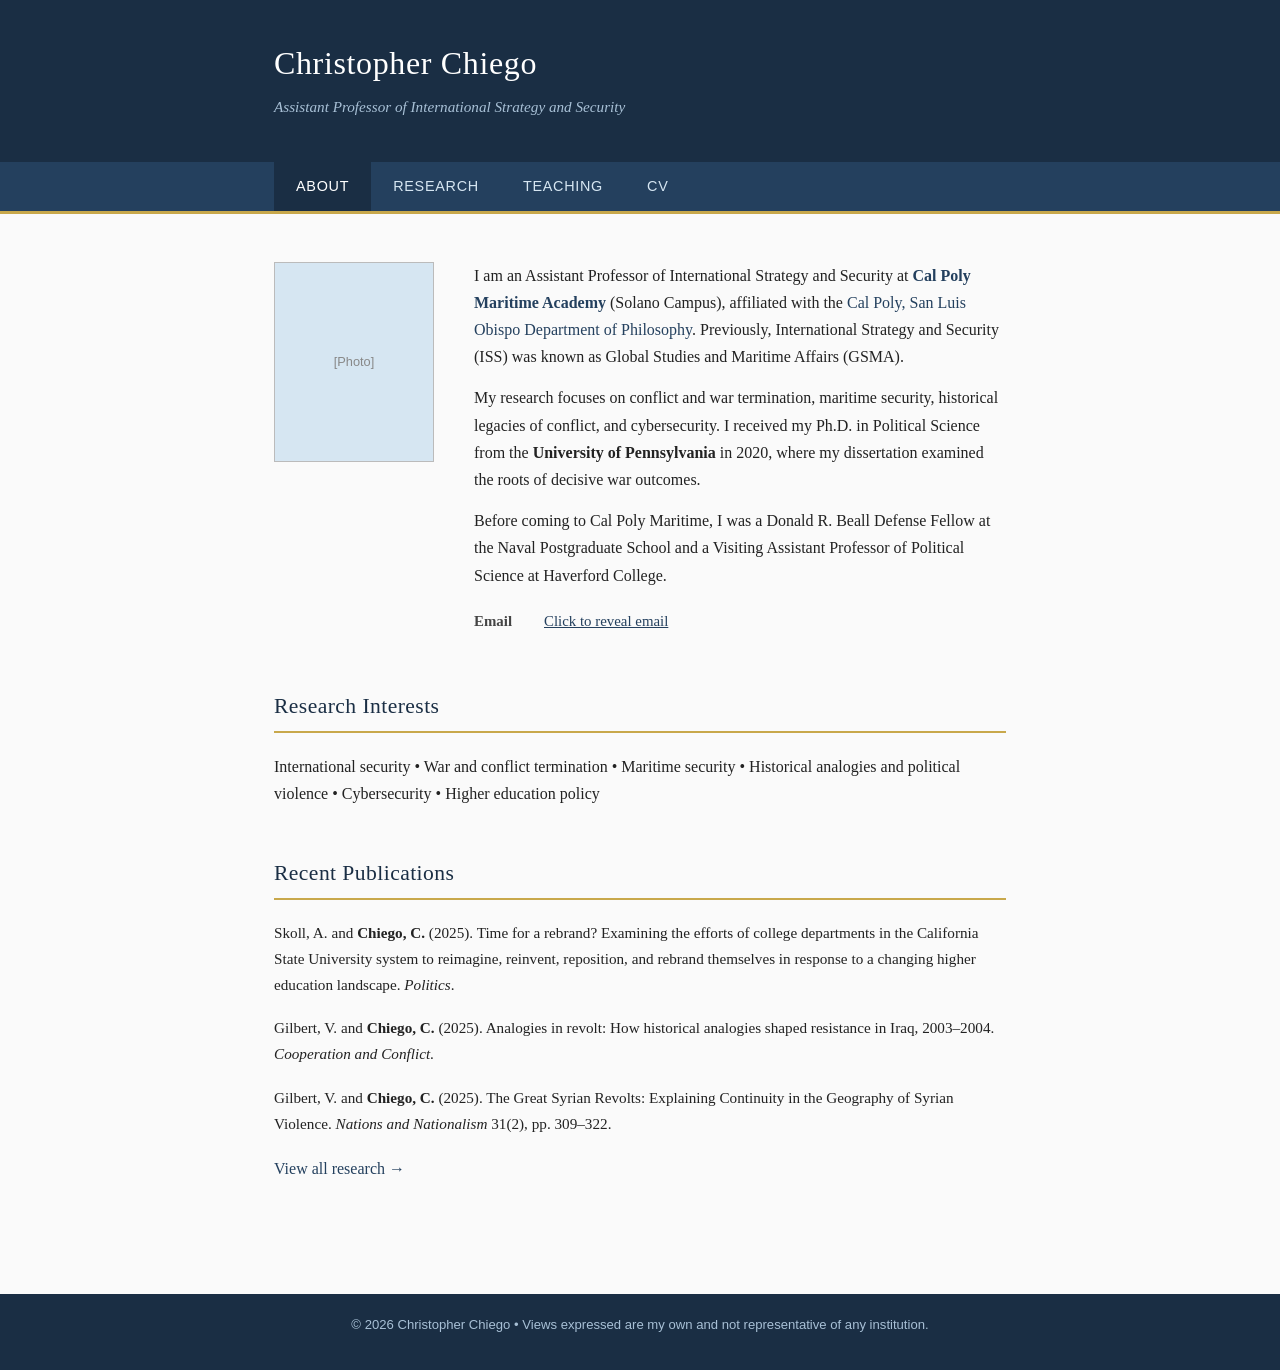
<file: index.html>
<!DOCTYPE html>
<html lang="en">
<head>
  <meta charset="utf-8">
  <meta name="viewport" content="width=device-width, initial-scale=1">
  <title>Christopher Chiego</title>
  <link rel="stylesheet" href="style.css">
</head>
<body>

  <header>
    <div class="container">
      <h1>Christopher Chiego</h1>
      <p class="title">Assistant Professor of International Strategy and Security</p>
    </div>
  </header>

  <nav>
    <div class="container">
      <ul>
        <li><a href="index.html" class="active">About</a></li>
        <li><a href="research.html">Research</a></li>
        <li><a href="teaching.html">Teaching</a></li>
        <li><a href="cv.html">CV</a></li>
      </ul>
    </div>
  </nav>

  <main>
    <div class="container">

      <section>
        <div class="about-grid">
          <div class="about-photo">[Photo]</div>
          <div class="about-text">
            <p>I am an Assistant Professor of International Strategy and Security at <a href="https://maritime-archive.calpoly.edu/global-studies/"><strong>Cal Poly Maritime Academy</strong></a> (Solano Campus), affiliated with the <a href="https://philosophy.calpoly.edu/">Cal Poly, San Luis Obispo Department of Philosophy</a>. Previously, International Strategy and Security (ISS) was known as Global Studies and Maritime Affairs (GSMA).</p>

            <p>My research focuses on conflict and war termination, maritime security, historical legacies of conflict, and cybersecurity. I received my Ph.D. in Political Science from the <strong>University of Pennsylvania</strong> in 2020, where my dissertation examined the roots of decisive war outcomes.</p>

            <p>Before coming to Cal Poly Maritime, I was a Donald R. Beall Defense Fellow at the Naval Postgraduate School and a Visiting Assistant Professor of Political Science at Haverford College.</p>

            <dl class="contact-info">
              <dt>Email</dt>
              <dd><span id="email-reveal" style="cursor:pointer; color:#24405e; text-decoration:underline;" onclick="this.outerHTML='<a href=\'mailto:cchiego@csum.edu\'>cchiego@csum.edu</a>'">Click to reveal email</span></dd>
            </dl>
          </div>
        </div>
      </section>

      <section>
        <h2>Research Interests</h2>
        <p>International security &bull; War and conflict termination &bull; Maritime security &bull; Historical analogies and political violence &bull; Cybersecurity &bull; Higher education policy</p>
      </section>

      <section>
        <h2>Recent Publications</h2>
        <ul class="pub-list">
          <li>
            <p>Skoll, A. and <strong>Chiego, C.</strong> (2025). Time for a rebrand? Examining the efforts of college departments in the California State University system to reimagine, reinvent, reposition, and rebrand themselves in response to a changing higher education landscape. <em class="journal">Politics</em>.</p>
          </li>
          <li>
            <p>Gilbert, V. and <strong>Chiego, C.</strong> (2025). Analogies in revolt: How historical analogies shaped resistance in Iraq, 2003&ndash;2004. <em class="journal">Cooperation and Conflict</em>.</p>
          </li>
          <li>
            <p>Gilbert, V. and <strong>Chiego, C.</strong> (2025). The Great Syrian Revolts: Explaining Continuity in the Geography of Syrian Violence. <em class="journal">Nations and Nationalism</em> 31(2), pp. 309&ndash;322.</p>
          </li>
        </ul>
        <p><a href="research.html">View all research &rarr;</a></p>
      </section>

    </div>
  </main>

  <footer>
    <p>&copy; 2026 Christopher Chiego &bull; Views expressed are my own and not representative of any institution.</p>
  </footer>

</body>
</html>
</file>
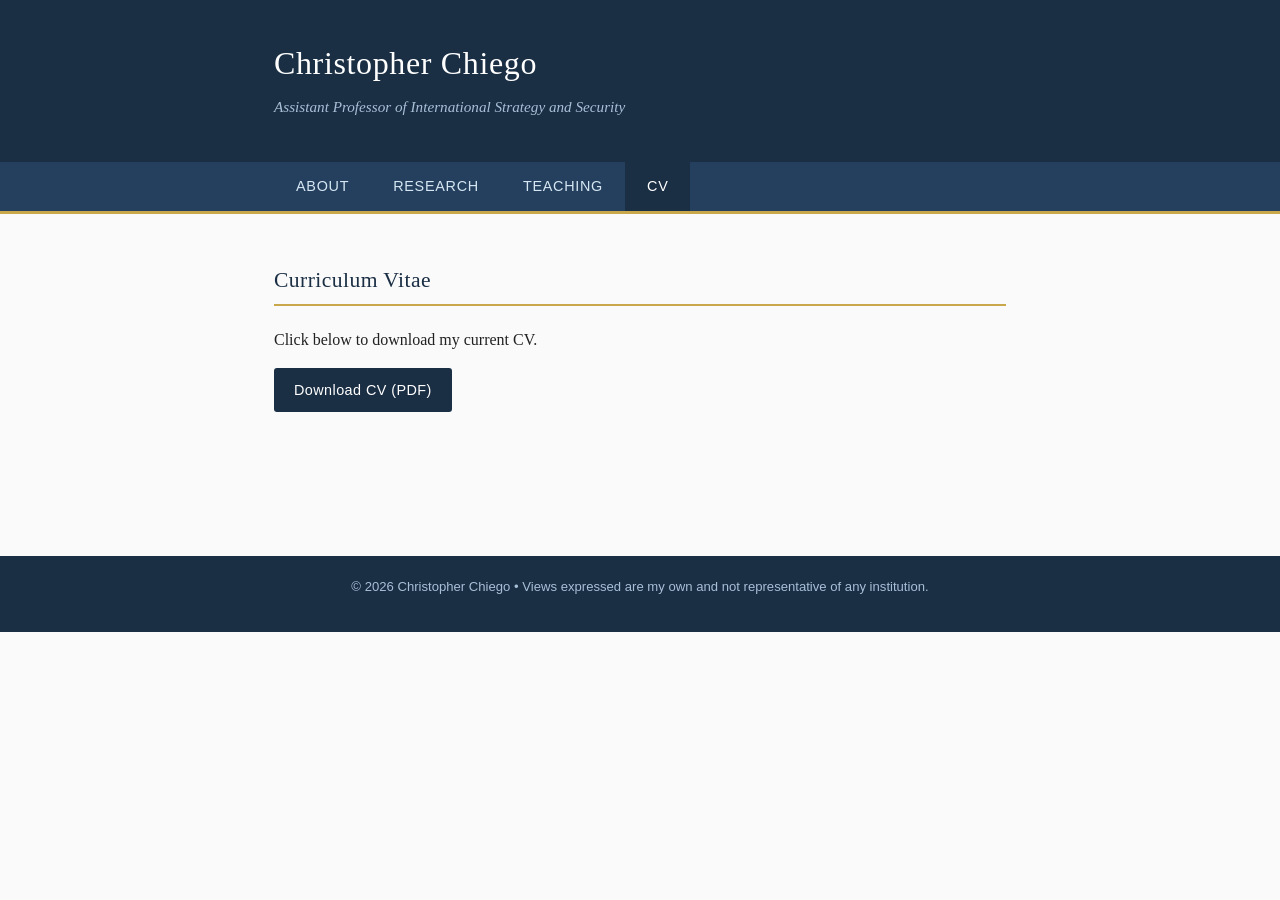
<file: cv.html>
<!DOCTYPE html>
<html lang="en">
<head>
  <meta charset="utf-8">
  <meta name="viewport" content="width=device-width, initial-scale=1">
  <title>CV &mdash; Christopher Chiego</title>
  <link rel="stylesheet" href="style.css">
</head>
<body>

  <header>
    <div class="container">
      <h1>Christopher Chiego</h1>
      <p class="title">Assistant Professor of International Strategy and Security</p>
    </div>
  </header>

  <nav>
    <div class="container">
      <ul>
        <li><a href="index.html">About</a></li>
        <li><a href="research.html">Research</a></li>
        <li><a href="teaching.html">Teaching</a></li>
        <li><a href="cv.html" class="active">CV</a></li>
      </ul>
    </div>
  </nav>

  <main>
    <div class="container">
      <section>
        <h2>Curriculum Vitae</h2>
        <p>Click below to download my current CV.</p>
        <a href="assets/chiegoCV_feb26.pdf" class="cv-download" target="_blank">Download CV (PDF)</a>
      </section>
    </div>
  </main>

  <footer>
    <p>&copy; 2026 Christopher Chiego &bull; Views expressed are my own and not representative of any institution.</p>
  </footer>

</body>
</html>
</file>
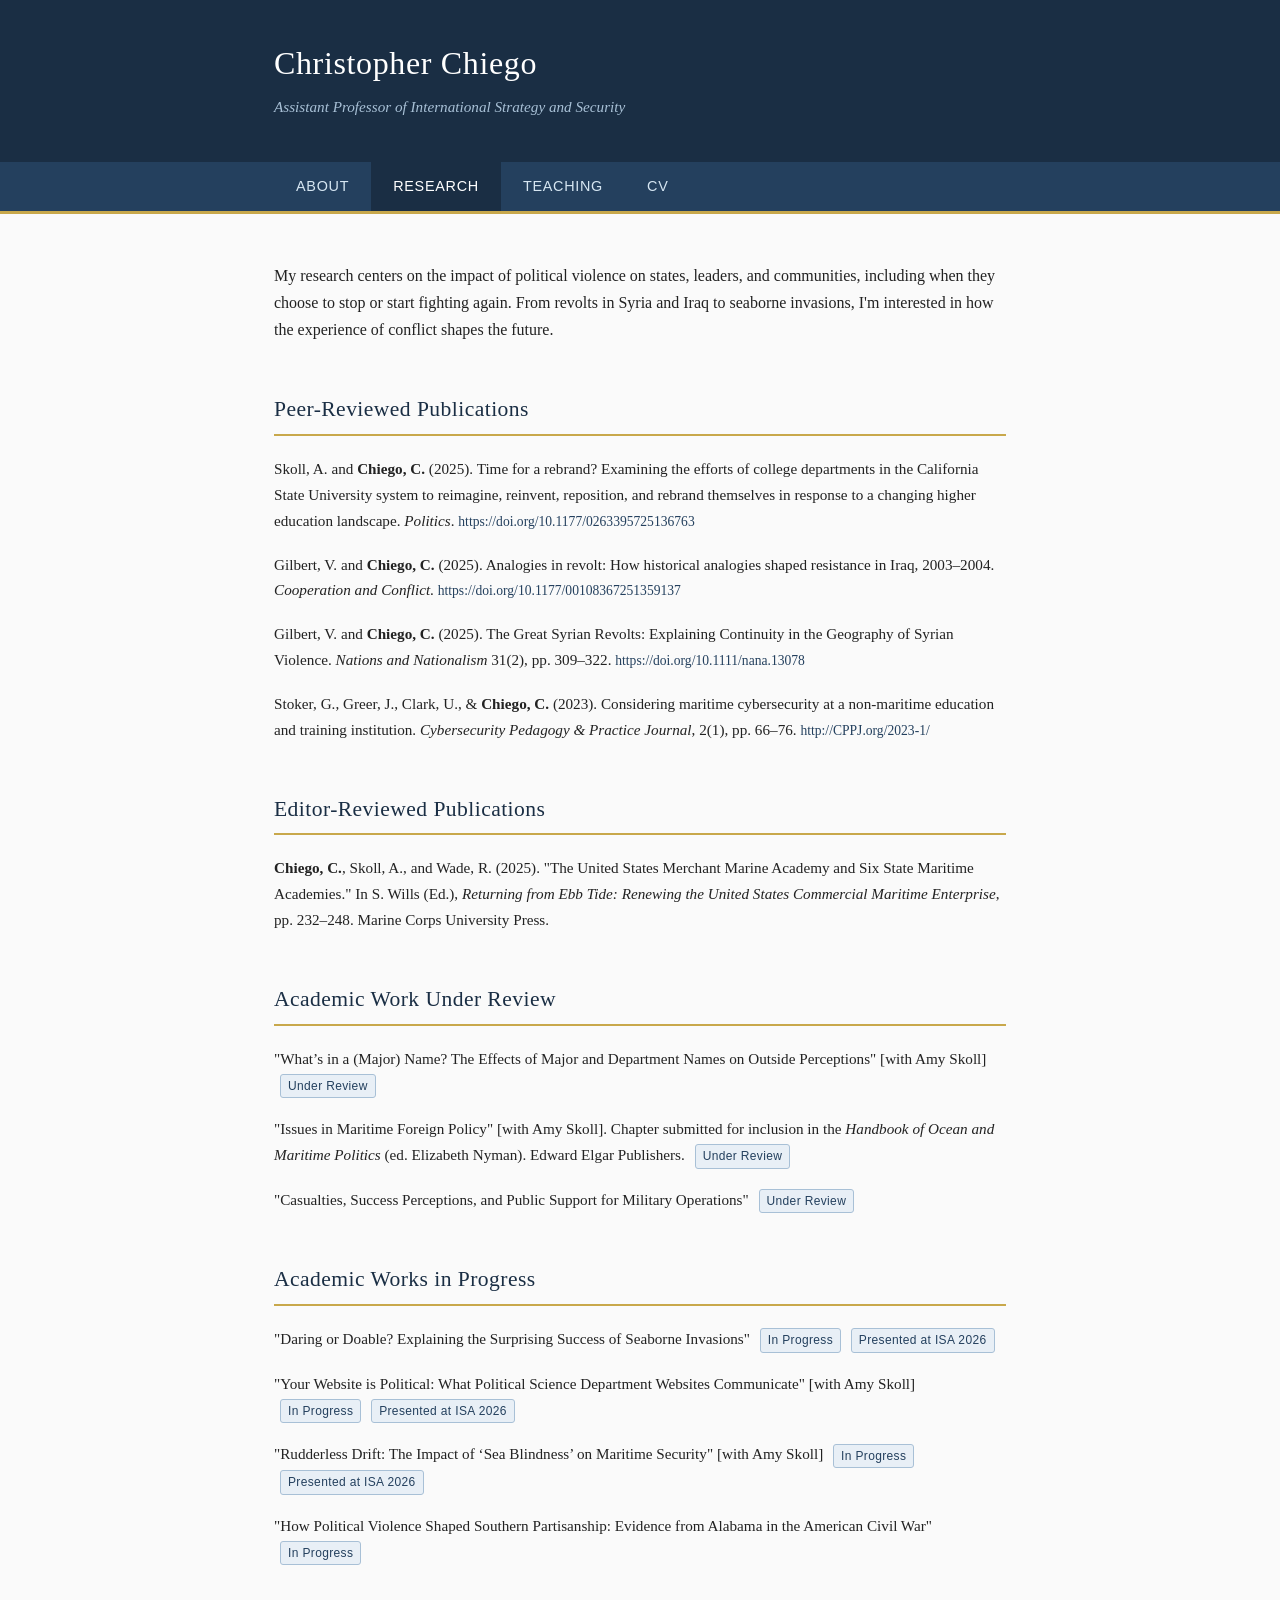
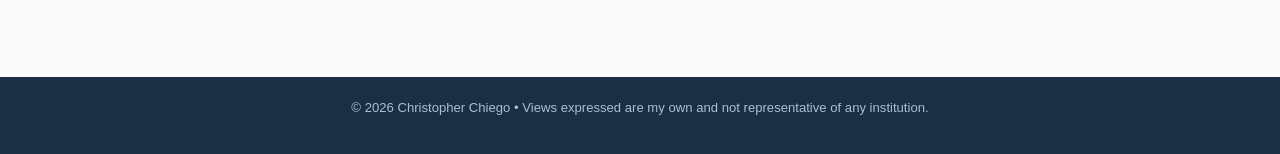
<file: research.html>
<!DOCTYPE html>
<html lang="en">
<head>
  <meta charset="utf-8">
  <meta name="viewport" content="width=device-width, initial-scale=1">
  <title>Research &mdash; Christopher Chiego</title>
  <link rel="stylesheet" href="style.css">
</head>
<body>

  <header>
    <div class="container">
      <h1>Christopher Chiego</h1>
      <p class="title">Assistant Professor of International Strategy and Security</p>
    </div>
  </header>

  <nav>
    <div class="container">
      <ul>
        <li><a href="index.html">About</a></li>
        <li><a href="research.html" class="active">Research</a></li>
        <li><a href="teaching.html">Teaching</a></li>
        <li><a href="cv.html">CV</a></li>
      </ul>
    </div>
  </nav>

  <main>
    <div class="container">

      <section>
        <p>My research centers on the impact of political violence on states, leaders, and communities, including when they choose to stop or start fighting again. From revolts in Syria and Iraq to seaborne invasions, I'm interested in how the experience of conflict shapes the future.</p>
      </section>

      <section>
        <h2>Peer-Reviewed Publications</h2>
        <ul class="pub-list">
          <li>
            <p>Skoll, A. and <strong>Chiego, C.</strong> (2025). Time for a rebrand? Examining the efforts of college departments in the California State University system to reimagine, reinvent, reposition, and rebrand themselves in response to a changing higher education landscape. <em class="journal">Politics</em>. <span class="pub-doi"><a href="https://doi.org/10.1177/0263395725136763">https://doi.org/10.1177/0263395725136763</a></span></p>
          </li>
          <li>
            <p>Gilbert, V. and <strong>Chiego, C.</strong> (2025). Analogies in revolt: How historical analogies shaped resistance in Iraq, 2003&ndash;2004. <em class="journal">Cooperation and Conflict</em>. <span class="pub-doi"><a href="https://doi.org/10.1177/00108367251359137">https://doi.org/10.1177/00108367251359137</a></span></p>
          </li>
          <li>
            <p>Gilbert, V. and <strong>Chiego, C.</strong> (2025). The Great Syrian Revolts: Explaining Continuity in the Geography of Syrian Violence. <em class="journal">Nations and Nationalism</em> 31(2), pp. 309&ndash;322. <span class="pub-doi"><a href="https://doi.org/10.1111/nana.13078">https://doi.org/10.1111/nana.13078</a></span></p>
          </li>
          <li>
            <p>Stoker, G., Greer, J., Clark, U., &amp; <strong>Chiego, C.</strong> (2023). Considering maritime cybersecurity at a non-maritime education and training institution. <em class="journal">Cybersecurity Pedagogy &amp; Practice Journal</em>, 2(1), pp. 66&ndash;76. <span class="pub-doi"><a href="http://CPPJ.org/2023-1/">http://CPPJ.org/2023-1/</a></span></p>
          </li>
        </ul>
      </section>

      <section>
        <h2>Editor-Reviewed Publications</h2>
        <ul class="pub-list">
          <li>
            <p><strong>Chiego, C.</strong>, Skoll, A., and Wade, R. (2025). "The United States Merchant Marine Academy and Six State Maritime Academies." In S. Wills (Ed.), <em class="journal">Returning from Ebb Tide: Renewing the United States Commercial Maritime Enterprise</em>, pp. 232&ndash;248. Marine Corps University Press.</p>
          </li>
        </ul>
      </section>

      <section>
        <h2>Academic Work Under Review</h2>
        <ul class="pub-list">
          <li>
            <p>"What&rsquo;s in a (Major) Name? The Effects of Major and Department Names on Outside Perceptions" [with Amy Skoll] <span class="status-tag">Under Review</span></p>
          </li>
          <li>
            <p>"Issues in Maritime Foreign Policy" [with Amy Skoll]. Chapter submitted for inclusion in the <em class="journal">Handbook of Ocean and Maritime Politics</em> (ed. Elizabeth Nyman). Edward Elgar Publishers. <span class="status-tag">Under Review</span></p>
          </li>
          <li>
            <p>"Casualties, Success Perceptions, and Public Support for Military Operations" <span class="status-tag">Under Review</span></p>
          </li>
        </ul>
      </section>

      <section>
        <h2>Academic Works in Progress</h2>
        <ul class="pub-list">
          <li>
            <p>"Daring or Doable? Explaining the Surprising Success of Seaborne Invasions" <span class="status-tag">In Progress</span> <span class="status-tag">Presented at ISA 2026</span></p>
          </li>
          <li>
            <p>"Your Website is Political: What Political Science Department Websites Communicate" [with Amy Skoll] <span class="status-tag">In Progress</span> <span class="status-tag">Presented at ISA 2026</span></p>
          </li>
          <li>
            <p>"Rudderless Drift: The Impact of &lsquo;Sea Blindness&rsquo; on Maritime Security" [with Amy Skoll] <span class="status-tag">In Progress</span> <span class="status-tag">Presented at ISA 2026</span></p>
          </li>
          <li>
            <p>"How Political Violence Shaped Southern Partisanship: Evidence from Alabama in the American Civil War" <span class="status-tag">In Progress</span></p>
          </li>
        </ul>
      </section>


    </div>
  </main>

  <footer>
    <p>&copy; 2026 Christopher Chiego &bull; Views expressed are my own and not representative of any institution.</p>
  </footer>

</body>
</html>
</file>
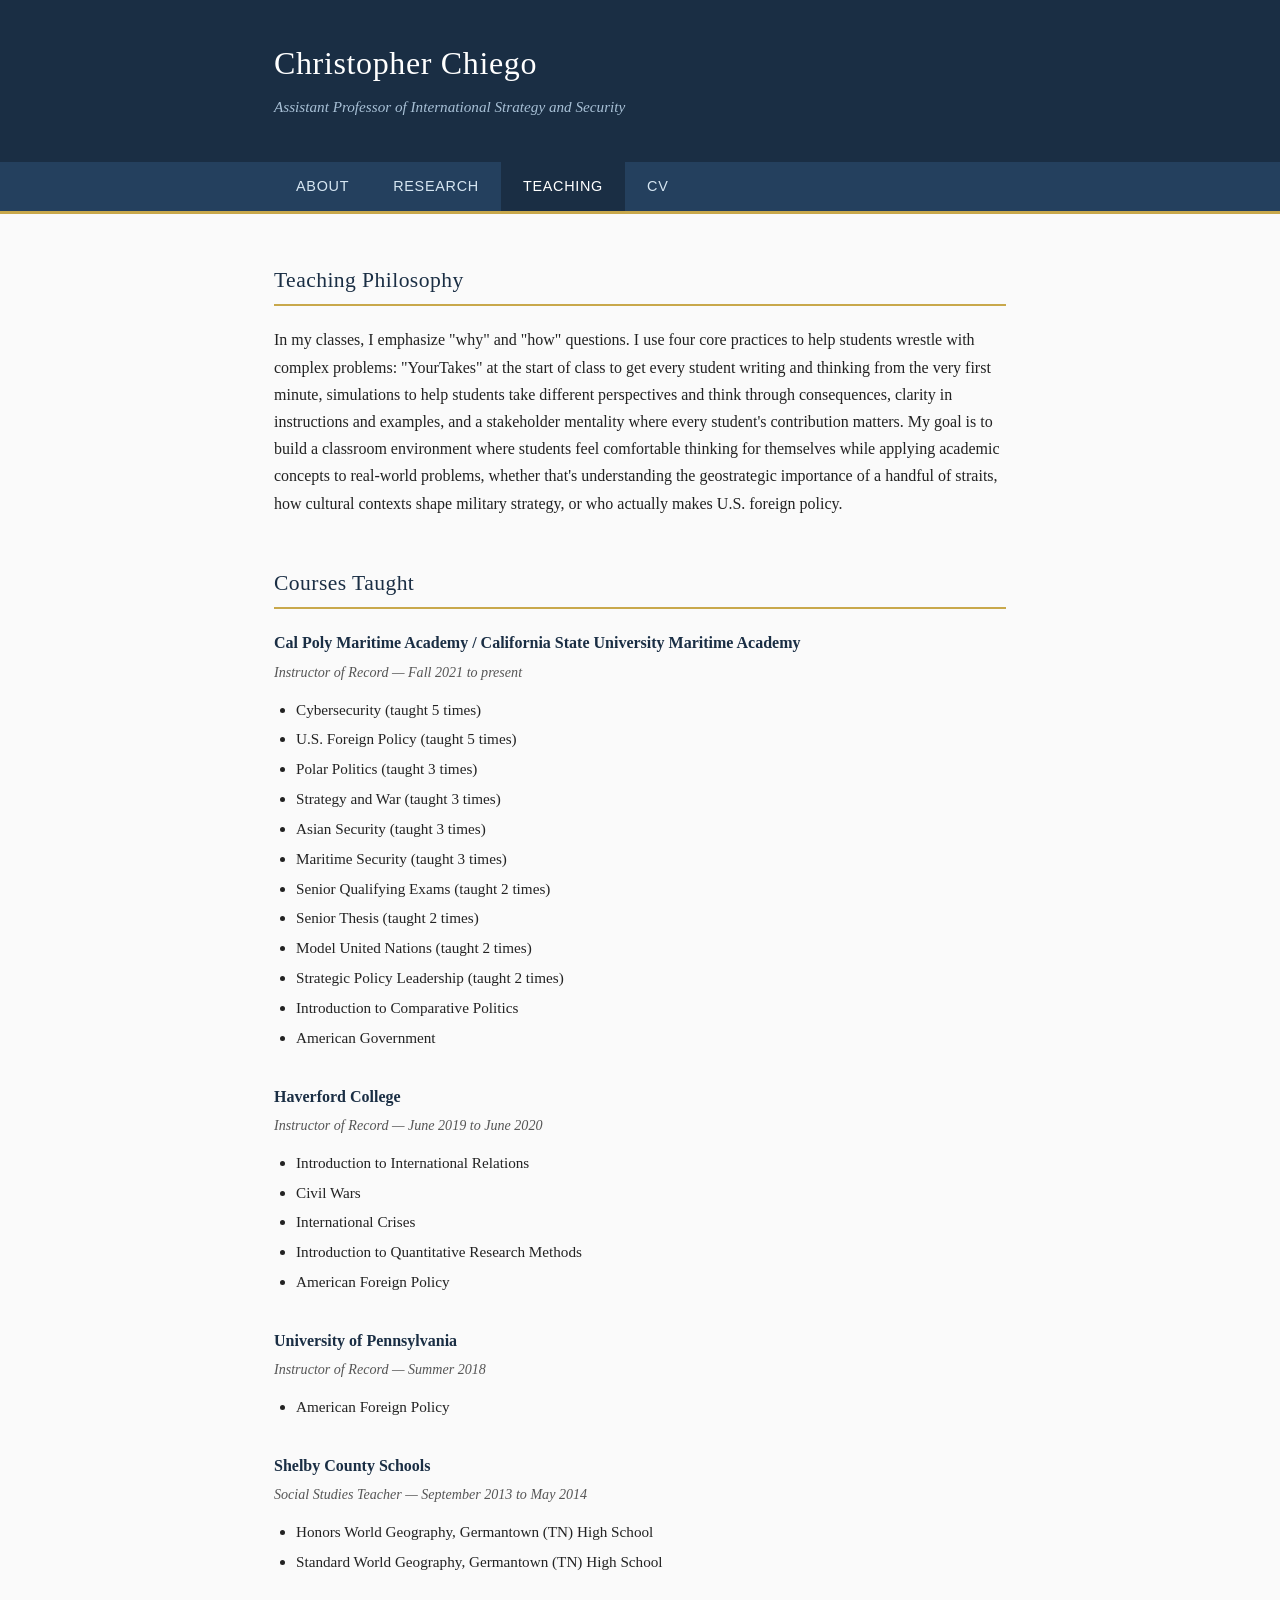
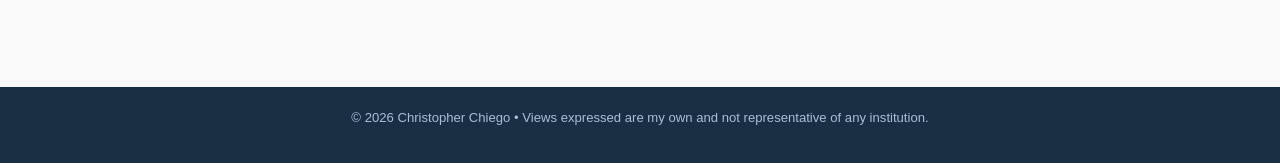
<file: teaching.html>
<!DOCTYPE html>
<html lang="en">
<head>
  <meta charset="utf-8">
  <meta name="viewport" content="width=device-width, initial-scale=1">
  <title>Teaching &mdash; Christopher Chiego</title>
  <link rel="stylesheet" href="style.css">
</head>
<body>

  <header>
    <div class="container">
      <h1>Christopher Chiego</h1>
      <p class="title">Assistant Professor of International Strategy and Security</p>
    </div>
  </header>

  <nav>
    <div class="container">
      <ul>
        <li><a href="index.html">About</a></li>
        <li><a href="research.html">Research</a></li>
        <li><a href="teaching.html" class="active">Teaching</a></li>
        <li><a href="cv.html">CV</a></li>
      </ul>
    </div>
  </nav>

  <main>
    <div class="container">

      <section>
        <h2>Teaching Philosophy</h2>
        <p>In my classes, I emphasize "why" and "how" questions. I use four core practices to help students wrestle with complex problems: "YourTakes" at the start of class to get every student writing and thinking from the very first minute, simulations to help students take different perspectives and think through consequences, clarity in instructions and examples, and a stakeholder mentality where every student's contribution matters. My goal is to build a classroom environment where students feel comfortable thinking for themselves while applying academic concepts to real-world problems, whether that's understanding the geostrategic importance of a handful of straits, how cultural contexts shape military strategy, or who actually makes U.S. foreign policy.</p>
      </section>

      <section>
        <h2>Courses Taught</h2>

        <div class="teaching-block">
          <h3>Cal Poly Maritime Academy / California State University Maritime Academy</h3>
          <p class="inst-meta">Instructor of Record &mdash; Fall 2021 to present</p>
          <ul class="course-list">
            <li>Cybersecurity (taught 5 times)</li>
            <li>U.S. Foreign Policy (taught 5 times)</li>
            <li>Polar Politics (taught 3 times)</li>
            <li>Strategy and War (taught 3 times)</li>
            <li>Asian Security (taught 3 times)</li>
            <li>Maritime Security (taught 3 times)</li>
            <li>Senior Qualifying Exams (taught 2 times)</li>
            <li>Senior Thesis (taught 2 times)</li>
            <li>Model United Nations (taught 2 times)</li>
            <li>Strategic Policy Leadership (taught 2 times)</li>
            <li>Introduction to Comparative Politics</li>
            <li>American Government</li>
          </ul>
        </div>

        <div class="teaching-block">
          <h3>Haverford College</h3>
          <p class="inst-meta">Instructor of Record &mdash; June 2019 to June 2020</p>
          <ul class="course-list">
            <li>Introduction to International Relations</li>
            <li>Civil Wars</li>
            <li>International Crises</li>
            <li>Introduction to Quantitative Research Methods</li>
            <li>American Foreign Policy</li>
          </ul>
        </div>

        <div class="teaching-block">
          <h3>University of Pennsylvania</h3>
          <p class="inst-meta">Instructor of Record &mdash; Summer 2018</p>
          <ul class="course-list">
            <li>American Foreign Policy</li>
          </ul>
        </div>

        <div class="teaching-block">
          <h3>Shelby County Schools</h3>
          <p class="inst-meta">Social Studies Teacher &mdash; September 2013 to May 2014</p>
          <ul class="course-list">
            <li>Honors World Geography, Germantown (TN) High School</li>
            <li>Standard World Geography, Germantown (TN) High School</li>
          </ul>
        </div>
      </section>


    </div>
  </main>

  <footer>
    <p>&copy; 2026 Christopher Chiego &bull; Views expressed are my own and not representative of any institution.</p>
  </footer>

</body>
</html>
</file>
<file: style.css>
*, *::before, *::after {
  box-sizing: border-box;
  margin: 0;
  padding: 0;
}

body {
  font-family: Georgia, "Times New Roman", serif;
  font-size: 16px;
  line-height: 1.7;
  color: #222;
  background: #fafafa;
}

/* Layout */
.container {
  max-width: 780px;
  margin: 0 auto;
  padding: 0 24px;
}

/* Header */
header {
  background: #1a2e44;
  color: #fff;
  padding: 36px 0 28px;
}

header h1 {
  font-size: 2rem;
  font-weight: normal;
  letter-spacing: 0.02em;
  margin-bottom: 4px;
}

header p.title {
  font-size: 0.95rem;
  color: #a8c0d6;
  font-style: italic;
}

/* Navigation */
nav {
  background: #24405e;
  border-bottom: 3px solid #c8a84b;
}

nav ul {
  list-style: none;
  display: flex;
  gap: 0;
}

nav ul li a {
  display: block;
  padding: 12px 22px;
  color: #d6e6f2;
  text-decoration: none;
  font-family: Arial, Helvetica, sans-serif;
  font-size: 0.9rem;
  letter-spacing: 0.05em;
  text-transform: uppercase;
  transition: background 0.15s, color 0.15s;
}

nav ul li a:hover,
nav ul li a.active {
  background: #1a2e44;
  color: #fff;
}

/* Main content */
main {
  padding: 48px 0 64px;
}

/* Sections */
section {
  margin-bottom: 48px;
}

h2 {
  font-size: 1.35rem;
  font-weight: normal;
  color: #1a2e44;
  border-bottom: 2px solid #c8a84b;
  padding-bottom: 6px;
  margin-bottom: 20px;
  letter-spacing: 0.02em;
}

h3 {
  font-size: 1rem;
  font-weight: bold;
  margin-bottom: 2px;
  color: #1a2e44;
}

p {
  margin-bottom: 14px;
}

a {
  color: #24405e;
  text-decoration: none;
}

a:hover {
  text-decoration: underline;
}

/* Publication / entry lists */
.pub-list,
.course-list,
.entry-list {
  list-style: none;
  padding: 0;
}

.pub-list li,
.entry-list li {
  margin-bottom: 18px;
  padding-left: 0;
}

.pub-list li p,
.entry-list li p {
  margin-bottom: 0;
  font-size: 0.95rem;
}

.pub-list li .pub-doi {
  font-size: 0.85rem;
  color: #555;
}

em.journal {
  font-style: italic;
}

/* Teaching table */
.teaching-block {
  margin-bottom: 32px;
}

.teaching-block h3 {
  font-size: 1rem;
  margin-bottom: 4px;
}

.teaching-block .inst-meta {
  font-size: 0.88rem;
  color: #555;
  margin-bottom: 12px;
  font-style: italic;
}

.course-list {
  list-style: disc;
  padding-left: 22px;
}

.course-list li {
  font-size: 0.95rem;
  margin-bottom: 4px;
}

/* CV page */
.cv-download {
  display: inline-block;
  margin-bottom: 32px;
  background: #1a2e44;
  color: #fff;
  padding: 10px 20px;
  border-radius: 3px;
  font-family: Arial, Helvetica, sans-serif;
  font-size: 0.9rem;
  letter-spacing: 0.03em;
}

.cv-download:hover {
  background: #24405e;
  text-decoration: none;
}

.cv-section {
  margin-bottom: 36px;
}

.cv-entry {
  margin-bottom: 16px;
}

.cv-entry .cv-entry-title {
  font-weight: bold;
}

.cv-entry .cv-entry-sub {
  font-size: 0.93rem;
  color: #333;
}

.cv-entry .cv-entry-date {
  font-size: 0.88rem;
  color: #666;
  font-style: italic;
}

/* About page */
.about-grid {
  display: flex;
  gap: 40px;
  align-items: flex-start;
}

.about-photo {
  flex-shrink: 0;
  width: 160px;
  height: 200px;
  background: #d6e6f2;
  display: flex;
  align-items: center;
  justify-content: center;
  color: #888;
  font-size: 0.8rem;
  font-family: Arial, sans-serif;
  border: 1px solid #bbb;
}

.about-text {
  flex: 1;
}

.contact-info {
  margin-top: 20px;
  font-size: 0.93rem;
}

.contact-info dt {
  font-weight: bold;
  color: #444;
  float: left;
  width: 70px;
}

.contact-info dd {
  margin-left: 70px;
  margin-bottom: 6px;
}

/* Under review / in progress label */
.status-tag {
  display: inline-block;
  font-size: 0.75rem;
  font-family: Arial, sans-serif;
  background: #e8eff6;
  color: #24405e;
  border: 1px solid #a8c0d6;
  border-radius: 3px;
  padding: 1px 7px;
  margin-left: 6px;
  vertical-align: middle;
  letter-spacing: 0.03em;
}

/* Footer */
footer {
  background: #1a2e44;
  color: #a8c0d6;
  text-align: center;
  padding: 20px;
  font-size: 0.82rem;
  font-family: Arial, sans-serif;
}

@media (max-width: 600px) {
  .about-grid { flex-direction: column; }
  nav ul { flex-wrap: wrap; }
  nav ul li a { padding: 10px 14px; font-size: 0.82rem; }
}
</file>
